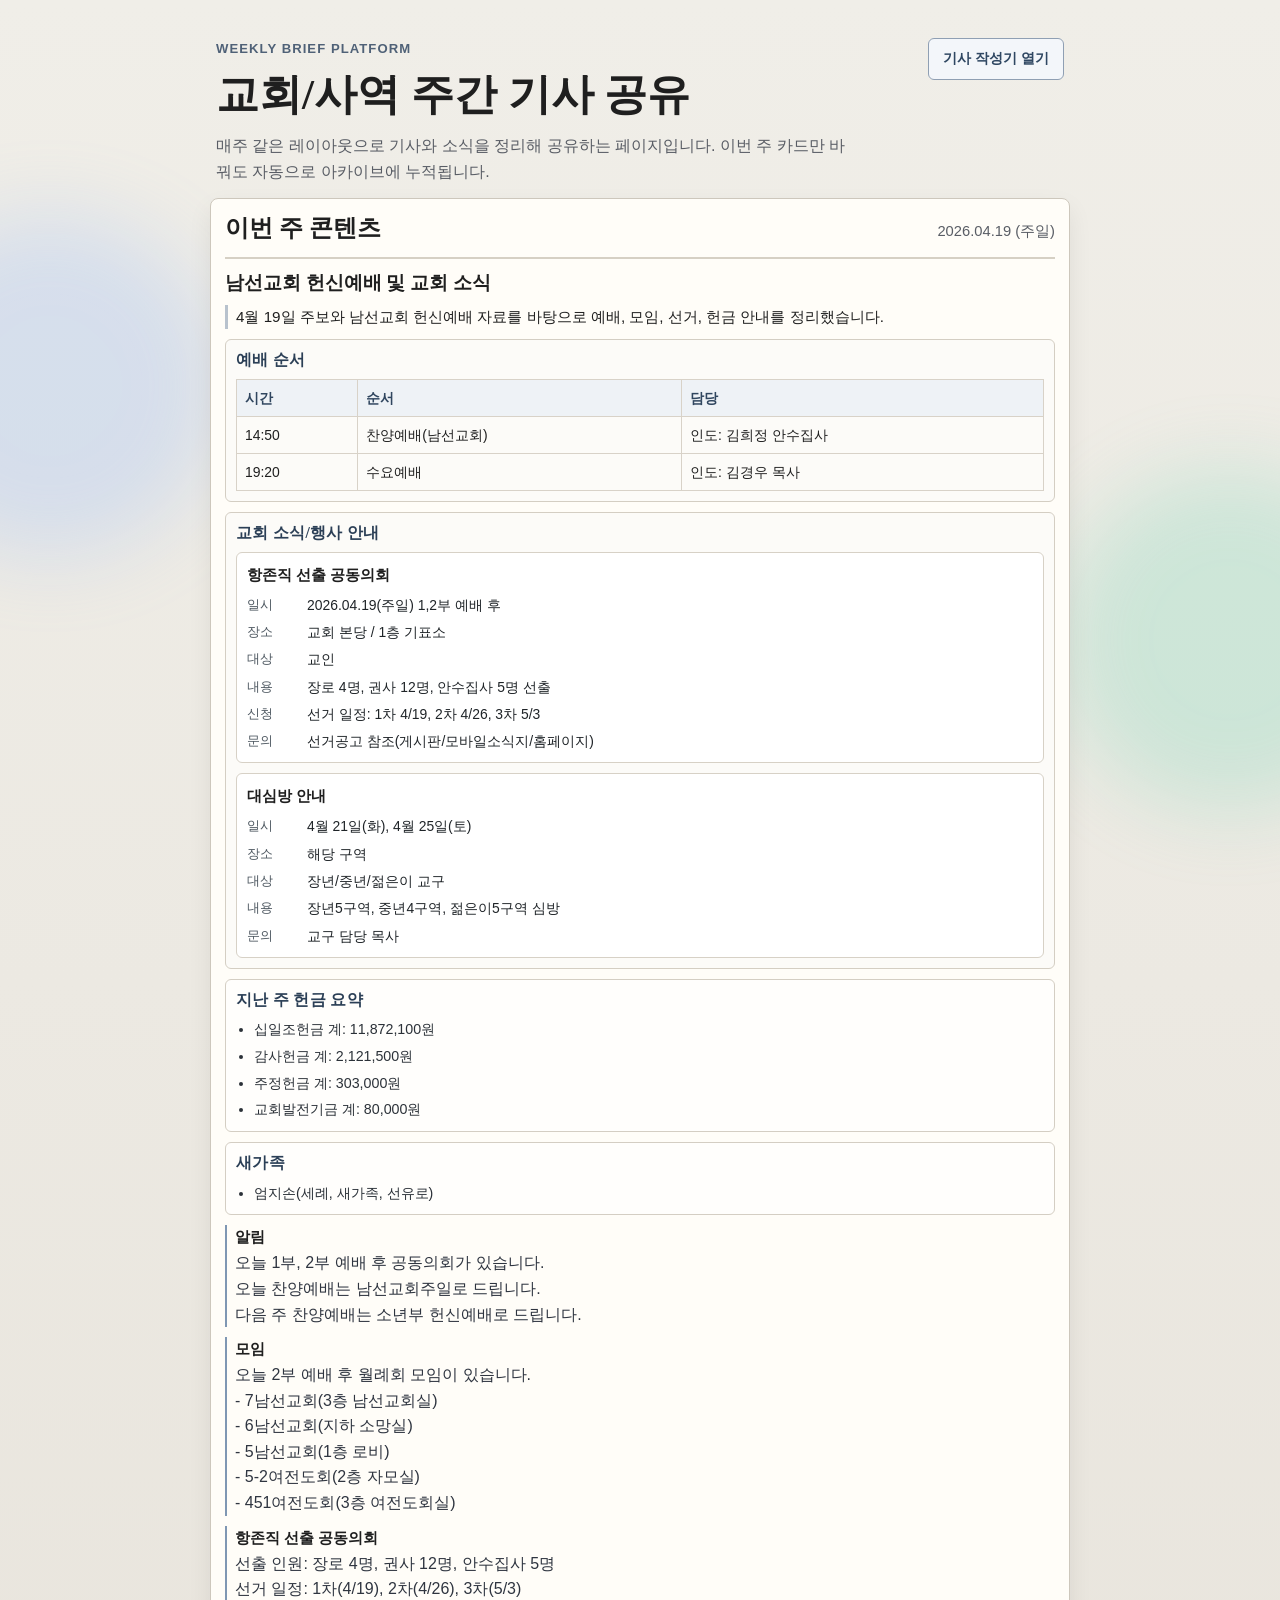
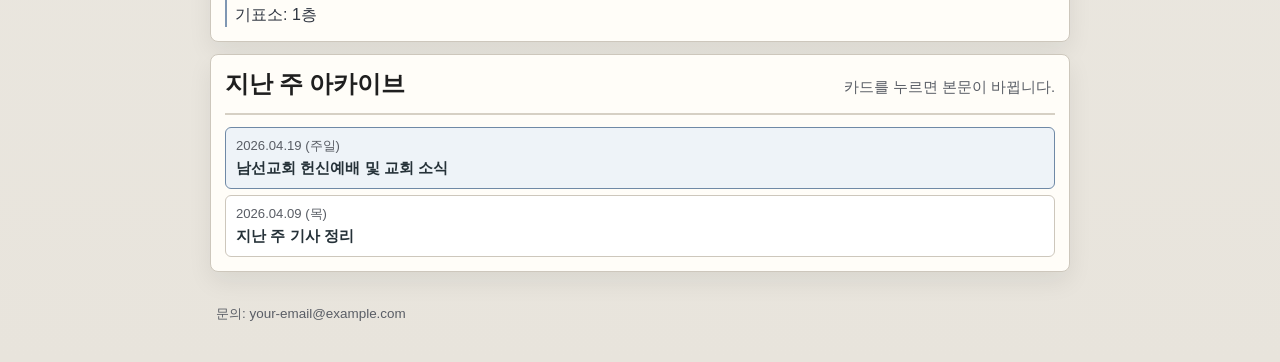
<file: index.html>
<!doctype html>
<html lang="ko">
  <head>
    <meta charset="UTF-8" />
    <meta name="viewport" content="width=device-width, initial-scale=1.0" />
    <title>주간 기사 공유 플랫폼</title>
    <meta
      name="description"
      content="매주 같은 레이아웃으로 기사/소식을 공유하는 반응형 웹페이지"
    />
    <link rel="stylesheet" href="./assets/styles.css" />
  </head>
  <body>
    <div class="bg-orb orb-1"></div>
    <div class="bg-orb orb-2"></div>

    <header class="site-header">
      <div class="site-header-top">
        <div>
          <p class="eyebrow">Weekly Brief Platform</p>
          <h1 id="site-title">주간 기사 공유</h1>
          <p id="site-intro" class="site-intro"></p>
        </div>
        <a class="quick-link" href="./write.html">기사 작성기 열기</a>
      </div>
    </header>

    <main class="layout">
      <section class="panel main-panel" aria-labelledby="current-week-heading">
        <div class="panel-header">
          <h2 id="current-week-heading">이번 주 콘텐츠</h2>
          <p id="current-week-date" class="subtle"></p>
        </div>

        <article id="current-week" class="week-detail"></article>
      </section>

      <aside class="panel side-panel" aria-labelledby="archive-heading">
        <div class="panel-header">
          <h2 id="archive-heading">지난 주 아카이브</h2>
          <p class="subtle">카드를 누르면 본문이 바뀝니다.</p>
        </div>
        <div id="archive-list" class="archive-list"></div>
      </aside>
    </main>

    <footer class="site-footer">
      <p id="site-contact"></p>
    </footer>

    <script src="./content/weeks.js"></script>
    <script src="./assets/app.js"></script>
  </body>
</html>
</file>
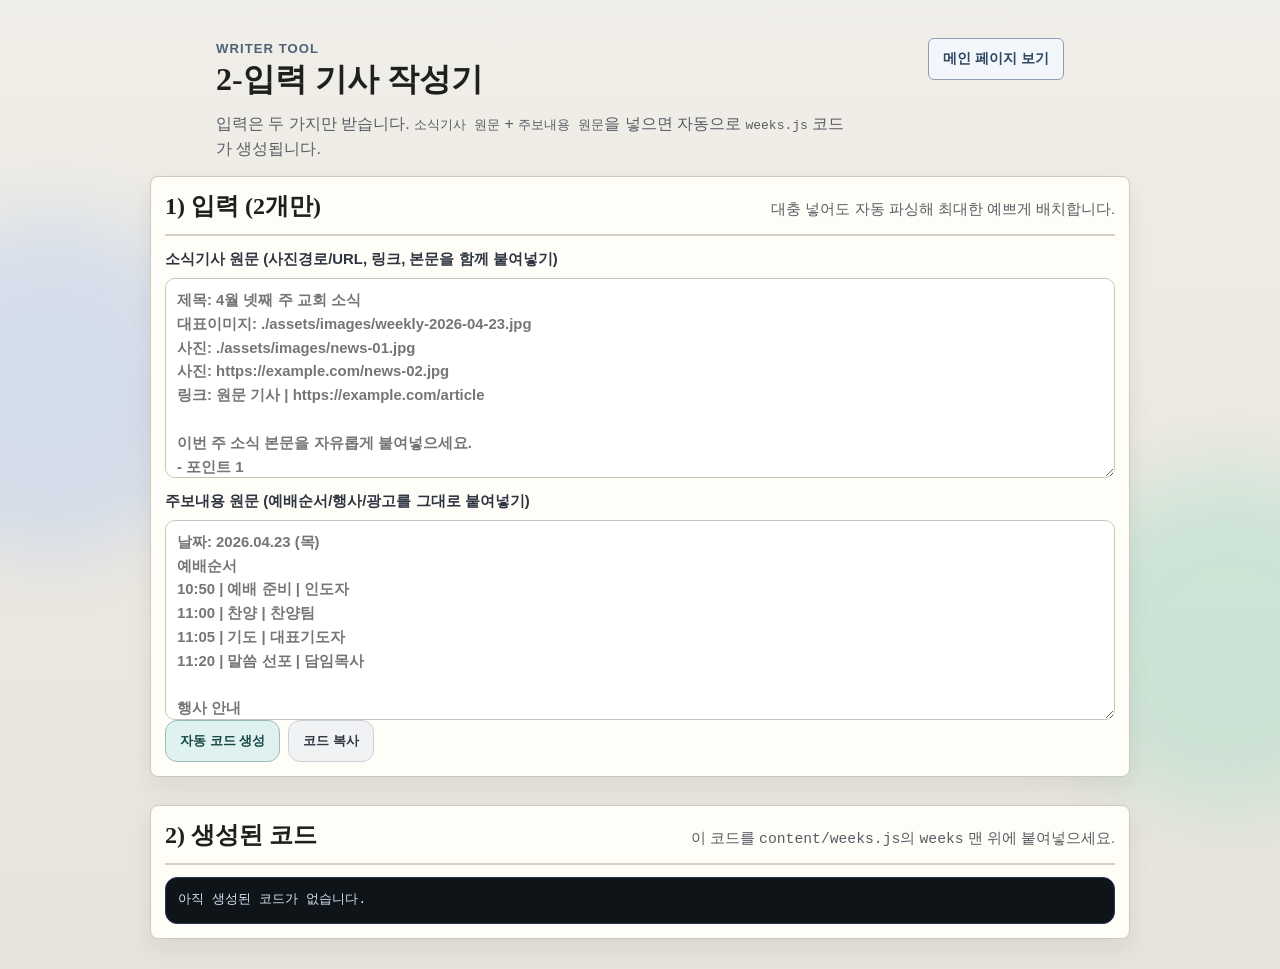
<file: write.html>
<!doctype html>
<html lang="ko">
  <head>
    <meta charset="UTF-8" />
    <meta name="viewport" content="width=device-width, initial-scale=1.0" />
    <title>기사 작성기 | 주간 기사 공유 플랫폼</title>
    <meta name="description" content="소식기사/주보내용 두 입력으로 자동 주간 콘텐츠 생성" />
    <link rel="stylesheet" href="./assets/styles.css" />
  </head>
  <body>
    <div class="bg-orb orb-1"></div>
    <div class="bg-orb orb-2"></div>

    <header class="site-header">
      <div class="site-header-top">
        <div>
          <p class="eyebrow">Writer Tool</p>
          <h1>2-입력 기사 작성기</h1>
          <p class="site-intro">
            입력은 두 가지만 받습니다. <code>소식기사 원문</code> + <code>주보내용 원문</code>을 넣으면
            자동으로 <code>weeks.js</code> 코드가 생성됩니다.
          </p>
        </div>
        <a class="quick-link" href="./index.html">메인 페이지 보기</a>
      </div>
    </header>

    <main class="writer-layout">
      <section class="panel">
        <div class="panel-header">
          <h2>1) 입력 (2개만)</h2>
          <p class="subtle">대충 넣어도 자동 파싱해 최대한 예쁘게 배치합니다.</p>
        </div>

        <div class="writer-grid">
          <label>
            소식기사 원문 (사진경로/URL, 링크, 본문을 함께 붙여넣기)
            <textarea
              id="newsRaw"
              class="article-input"
              placeholder="제목: 4월 넷째 주 교회 소식&#10;대표이미지: ./assets/images/weekly-2026-04-23.jpg&#10;사진: ./assets/images/news-01.jpg&#10;사진: https://example.com/news-02.jpg&#10;링크: 원문 기사 | https://example.com/article&#10;&#10;이번 주 소식 본문을 자유롭게 붙여넣으세요.&#10;- 포인트 1&#10;- 포인트 2"
            ></textarea>
          </label>

          <label>
            주보내용 원문 (예배순서/행사/광고를 그대로 붙여넣기)
            <textarea
              id="bulletinRaw"
              class="article-input"
              placeholder="날짜: 2026.04.23 (목)&#10;예배순서&#10;10:50 | 예배 준비 | 인도자&#10;11:00 | 찬양 | 찬양팀&#10;11:05 | 기도 | 대표기도자&#10;11:20 | 말씀 선포 | 담임목사&#10;&#10;행사 안내&#10;행사명: 교사 기도회&#10;일시: 2026.04.24(금) 20:00&#10;장소: 비전홀&#10;대상: 교사/교역자&#10;문의: 교육부장 010-0000-0000&#10;&#10;행사명: 청년 수련회&#10;일시: 2026.05.02(토)-05.03(주일)&#10;장소: 수양관&#10;대상: 청년부&#10;신청: 4월 25일까지"
            ></textarea>
          </label>
        </div>

        <div class="writer-actions">
          <button id="generate" type="button">자동 코드 생성</button>
          <button id="copy" type="button" class="secondary">코드 복사</button>
        </div>
      </section>

      <section class="panel">
        <div class="panel-header">
          <h2>2) 생성된 코드</h2>
          <p class="subtle">이 코드를 <code>content/weeks.js</code>의 <code>weeks</code> 맨 위에 붙여넣으세요.</p>
        </div>
        <pre id="snippet" class="snippet-box">아직 생성된 코드가 없습니다.</pre>
      </section>
    </main>

    <script src="./assets/writer.js"></script>
  </body>
</html>
</file>
<file: assets/styles.css>
:root {
  --bg: #eceae4;
  --panel: #fffdf8;
  --ink: #1f1f1f;
  --muted: #595d65;
  --line: #cdc7bc;
  --accent: #234c77;
  --accent-soft: #e9eff6;
  --shadow: 0 10px 24px rgba(20, 22, 24, 0.07);
}

* {
  box-sizing: border-box;
}

body {
  margin: 0;
  min-height: 100vh;
  color: var(--ink);
  background: linear-gradient(180deg, #f0eee8 0%, #e8e4dc 100%);
  font-family: "Pretendard Variable", "SUIT Variable", "Apple SD Gothic Neo",
    "Noto Sans KR", sans-serif;
  line-height: 1.6;
  padding: 20px;
  position: relative;
  overflow-x: hidden;
}

.bg-orb {
  position: fixed;
  width: 340px;
  height: 340px;
  border-radius: 999px;
  pointer-events: none;
  opacity: 0.25;
  filter: blur(40px);
  z-index: 0;
}

.orb-1 {
  background: #8db6ff;
  left: -120px;
  top: 24%;
}

.orb-2 {
  background: #6fd6b5;
  right: -120px;
  bottom: 10%;
}

.site-header,
.layout,
.site-footer {
  position: relative;
  z-index: 1;
  max-width: 860px;
  margin: 0 auto;
}

.site-header {
  padding: 20px 6px 14px;
}

.site-header-top {
  display: flex;
  justify-content: space-between;
  align-items: flex-start;
  gap: 16px;
  flex-wrap: wrap;
}

.eyebrow {
  margin: 0;
  font-size: 0.82rem;
  letter-spacing: 0.08em;
  text-transform: uppercase;
  color: #4f6177;
  font-weight: 700;
}

h1,
h2,
h3,
h4 {
  margin: 0;
  font-family: "Noto Serif KR", "Times New Roman", serif;
  line-height: 1.3;
}

#site-title {
  margin-top: 8px;
  font-size: clamp(1.75rem, 4vw, 2.7rem);
}

.site-intro {
  margin: 10px 0 0;
  color: var(--muted);
  max-width: 640px;
}

.quick-link {
  text-decoration: none;
  display: inline-flex;
  align-items: center;
  justify-content: center;
  height: 42px;
  padding: 0 14px;
  border-radius: 6px;
  border: 1px solid #8f9fb3;
  background: #f3f6fa;
  color: #2f4762;
  font-size: 0.9rem;
  font-weight: 700;
  white-space: nowrap;
}

.quick-link:hover {
  background: #e8eef6;
}

.layout {
  display: block;
}

.panel {
  background: var(--panel);
  border: 1px solid var(--line);
  border-radius: 8px;
  padding: 14px;
  box-shadow: var(--shadow);
  backdrop-filter: none;
  margin-bottom: 12px;
}

.panel-header {
  display: flex;
  flex-wrap: wrap;
  justify-content: space-between;
  align-items: baseline;
  gap: 8px;
  padding-bottom: 12px;
  border-bottom: 2px solid #d6d0c4;
  margin-bottom: 12px;
}

.subtle {
  margin: 0;
  color: var(--muted);
  font-size: 0.92rem;
}

.week-detail {
  display: grid;
  gap: 10px;
}

.hero-image {
  width: 100%;
  border-radius: 6px;
  border: 1px solid var(--line);
  object-fit: cover;
  aspect-ratio: 16/9;
  background: #e8e8e8;
}

.week-summary {
  margin: 0;
  font-size: 0.95rem;
  border-left: 3px solid #b8c2cd;
  padding-left: 8px;
}

.info-block {
  border: 1px solid #d4cec3;
  border-radius: 6px;
  padding: 10px;
  background: #fcfbf8;
}

.info-title {
  margin: 0 0 8px;
  font-size: 0.98rem;
  letter-spacing: 0.02em;
  color: #2b3f56;
}

.article-heading {
  margin: 2px 0;
  font-size: 1.05rem;
}

.article-paragraph {
  margin: 0;
  color: #2f3540;
}

.article-bullets {
  margin: 0;
  padding-left: 18px;
  display: grid;
  gap: 4px;
  color: #2f3540;
}

.gallery-grid {
  display: grid;
  grid-template-columns: repeat(auto-fit, minmax(140px, 1fr));
  gap: 6px;
}

.gallery-item {
  margin: 0;
}

.gallery-item img {
  width: 100%;
  border: 1px solid #d0d0d0;
  border-radius: 5px;
  aspect-ratio: 4 / 3;
  object-fit: cover;
  background: #ececec;
}

.gallery-item figcaption {
  margin-top: 4px;
  font-size: 0.82rem;
  color: var(--muted);
}

.order-table-wrap {
  overflow-x: auto;
}

.order-table {
  width: 100%;
  border-collapse: collapse;
  min-width: 480px;
}

.order-table th,
.order-table td {
  border: 1px solid #d8d2c8;
  padding: 7px 8px;
  text-align: left;
  font-size: 0.87rem;
}

.order-table th {
  background: #eef2f6;
  color: #30465f;
}

.events-grid {
  display: grid;
  gap: 10px;
}

.event-card {
  border: 1px solid #d7d1c6;
  border-radius: 6px;
  padding: 10px;
  background: #fff;
}

.event-card h5 {
  margin: 0 0 7px;
  font-size: 0.94rem;
}

.event-card dl {
  margin: 0;
  display: grid;
  gap: 5px;
}

.event-card dl div {
  display: grid;
  grid-template-columns: 52px 1fr;
  gap: 8px;
}

.event-card dt {
  color: #4e5861;
  font-size: 0.82rem;
}

.event-card dd {
  margin: 0;
  color: #1f2428;
  font-size: 0.87rem;
}

.event-extra {
  margin: 8px 0 0;
  padding-left: 18px;
  color: #293338;
  font-size: 0.88rem;
}

.bulletin-section {
  background: #fffefc;
}

.bulletin-lines {
  margin: 0;
  padding-left: 18px;
  display: grid;
  gap: 4px;
  color: #2b3138;
  font-size: 0.89rem;
}

.section-block {
  border-left: 2px solid #7f97b3;
  padding-left: 8px;
}

.section-block h4 {
  font-size: 0.96rem;
  margin-bottom: 3px;
}

.section-block p {
  margin: 0;
  color: #2f3540;
}

.link-list,
.attachment-list {
  margin: 0;
  padding-left: 18px;
  display: grid;
  gap: 4px;
}

.link-list a,
.attachment-list a {
  color: #004f98;
  text-decoration-thickness: 1px;
}

.archive-list {
  display: grid;
  gap: 6px;
}

.archive-item {
  text-align: left;
  width: 100%;
  border: 1px solid var(--line);
  background: #fff;
  border-radius: 6px;
  padding: 9px 10px;
  cursor: pointer;
  transition: transform 0.18s ease, box-shadow 0.18s ease, border-color 0.18s ease;
}

.archive-item:hover,
.archive-item:focus-visible {
  transform: translateY(-1px);
  border-color: #8ea4bd;
  box-shadow: 0 6px 14px rgba(51, 61, 73, 0.1);
  outline: none;
}

.archive-item.active {
  border-color: #6f89a6;
  background: #eef3f8;
}

.archive-item .date {
  margin: 0;
  font-size: 0.82rem;
  color: var(--muted);
}

.archive-item .title {
  margin: 3px 0 0;
  font-size: 0.96rem;
  font-weight: 650;
  color: #253138;
}

.site-footer {
  margin-top: 10px;
  padding: 6px;
  color: var(--muted);
  font-size: 0.84rem;
}

.writer-layout {
  position: relative;
  z-index: 1;
  max-width: 980px;
  margin: 0 auto;
  display: grid;
  gap: 16px;
}

.writer-grid {
  display: grid;
  gap: 12px;
  grid-template-columns: 1fr;
}

.writer-grid.two {
  grid-template-columns: 1fr;
}

.writer-layout label {
  display: grid;
  gap: 6px;
  font-weight: 650;
  font-size: 0.93rem;
  color: #2f3540;
}

.writer-layout input,
.writer-layout textarea {
  width: 100%;
  border: 1px solid #c5c5c0;
  border-radius: 10px;
  background: #fff;
  padding: 10px 11px;
  font: inherit;
  color: inherit;
}

.writer-layout textarea {
  min-height: 110px;
  resize: vertical;
}

.writer-layout .article-input {
  min-height: 200px;
}

#galleryImages,
#serviceOrderRaw,
#eventsRaw {
  min-height: 130px;
}

.writer-actions {
  display: flex;
  gap: 8px;
  flex-wrap: wrap;
}

.writer-actions button {
  height: 42px;
  border: 1px solid #9abbb8;
  background: #dff2ef;
  color: #154846;
  border-radius: 12px;
  padding: 0 14px;
  font-weight: 700;
  cursor: pointer;
}

.writer-actions button.secondary {
  background: #f1f2f4;
  border-color: #cccfd6;
  color: #2e3642;
}

.snippet-box {
  margin: 0;
  white-space: pre-wrap;
  background: #0f1418;
  color: #d7e4f7;
  border-radius: 12px;
  border: 1px solid #283a53;
  padding: 12px;
  font-size: 0.84rem;
  line-height: 1.55;
}

@media (min-width: 960px) {
  body {
    padding: 18px;
  }

  .writer-grid.two {
    grid-template-columns: 1fr 1fr;
  }
}
</file>
